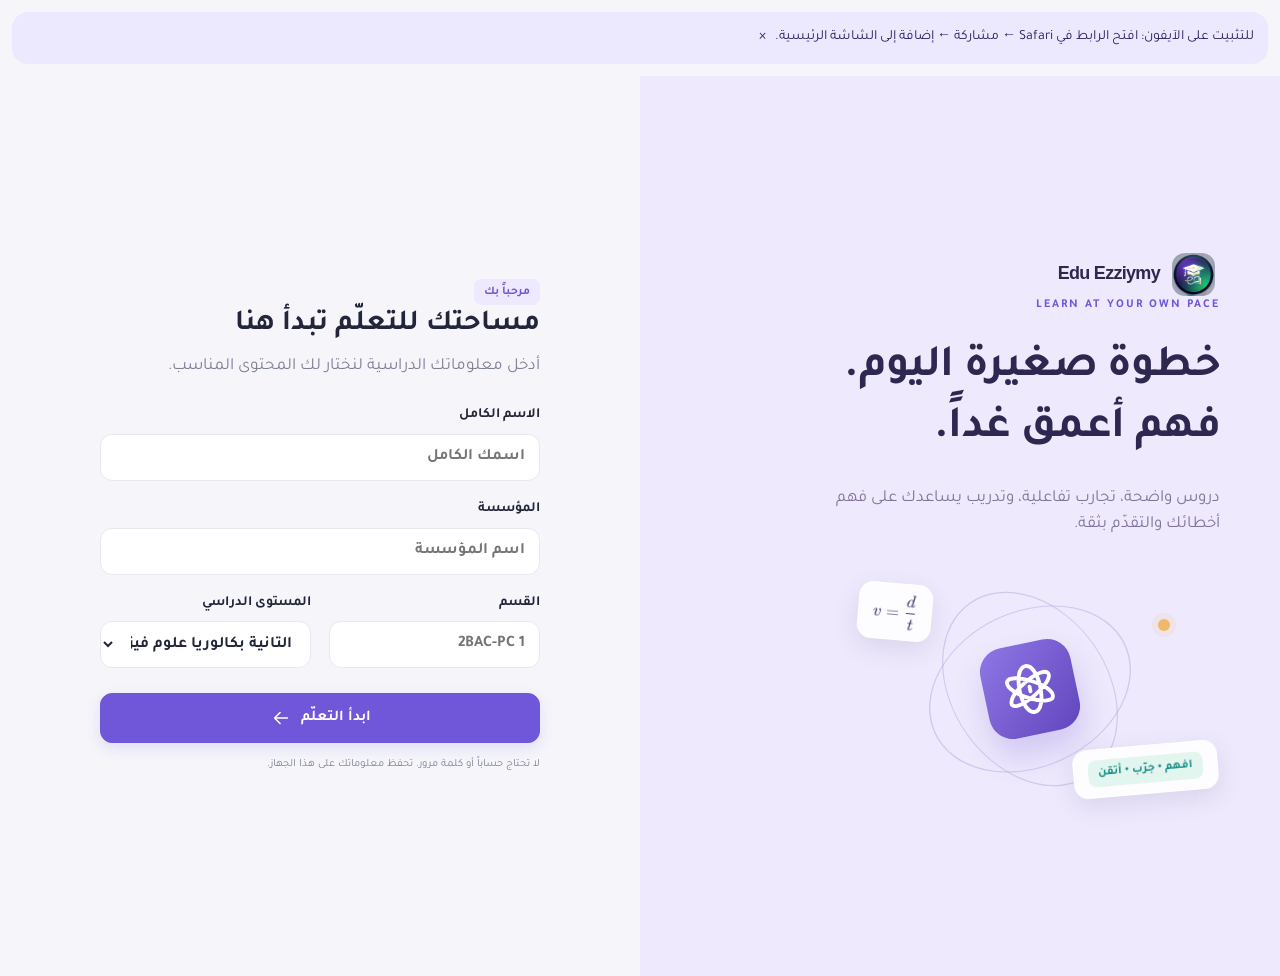
<file: index.html>
<!doctype html><html lang="ar" dir="rtl"><head><meta charset="utf-8"><meta name="viewport" content="width=device-width,initial-scale=1,viewport-fit=cover"><link rel="manifest" href="manifest.webmanifest"><link rel="apple-touch-icon" href="icons/apple-touch-icon.png"><meta name="theme-color" content="#5046c7"><meta name="apple-mobile-web-app-capable" content="yes"><script defer src="core.js"></script><script defer src="viewer.js"></script><script defer src="backend.js"></script><title>Edu Ezziymy</title><link rel="stylesheet" href="styles.css"><link rel="stylesheet" href="katex/katex.min.css"><script defer src="katex/katex.min.js"></script><script defer src="katex/auto-render.min.js"></script><link rel="stylesheet" href="mobile.css"><script defer src="app.js"></script></head><body><div id="app"><div class="boot"><div class="spinner"></div><h1>Edu Ezziymy</h1><p>جارٍ تجهيز مساحة التعلّم…</p></div></div><div id="toast" role="status" aria-live="polite"></div><div id="busy" hidden><div class="spinner"></div><strong id="busy-label"></strong><span>Edu Ezziymy</span></div><dialog id="modal"></dialog></body></html>
</file>
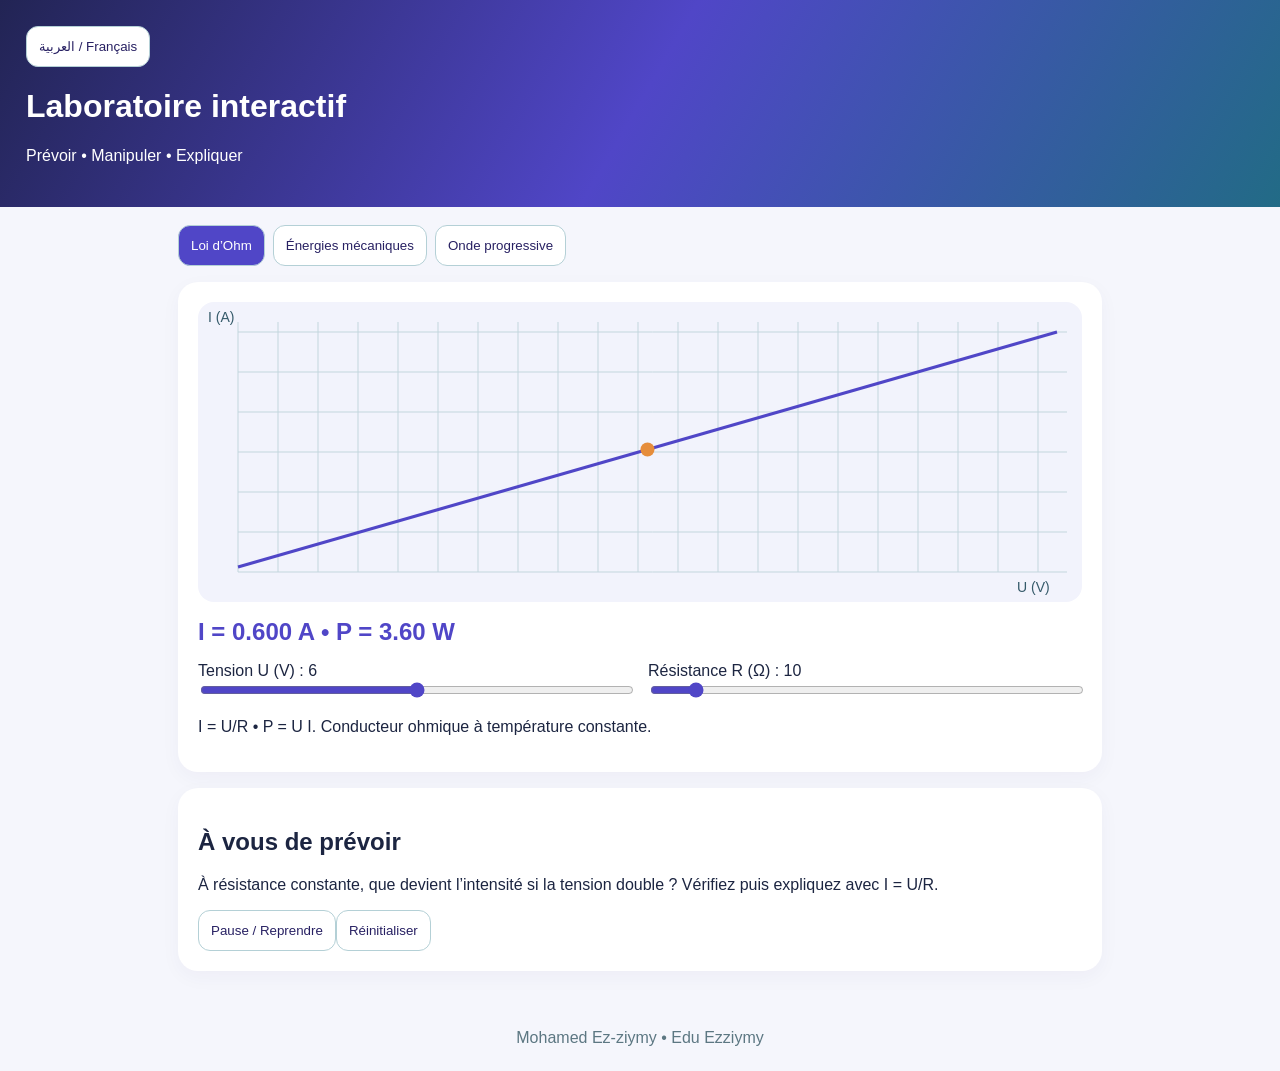
<file: content/simulations/science_lab.html>
<!doctype html><html lang="fr"><head><meta charset="utf-8"><meta name="viewport" content="width=device-width,initial-scale=1"><title>Science Lab • Edu Ezziymy</title><style>
*{box-sizing:border-box}body{margin:0;font:16px Arial;background:#f5f6fc;color:#1c2541}header{background:linear-gradient(120deg,#222454,#5046c7,#226b86);color:white;padding:26px}main{max-width:960px;margin:auto;padding:18px}button,select{padding:12px;border-radius:12px;border:1px solid #b4d0d6;background:white;color:#282163}button.active{background:#5046c7;color:white}.tabs{display:flex;gap:8px;flex-wrap:wrap}.panel{background:white;border-radius:20px;padding:20px;margin:16px 0;box-shadow:0 6px 20px #2821630a}canvas{display:block;width:100%;height:300px;background:#f2f3fc;border-radius:16px}.controls{display:grid;grid-template-columns:repeat(auto-fit,minmax(180px,1fr));gap:16px}label{display:block}input{width:100%;accent-color:#5046c7}.metric{font-size:24px;font-weight:bold;color:#5046c7;padding:16px 0}footer{padding:24px;text-align:center;color:#5c7782}</style></head><body><header><button id="language">العربية / Français</button><h1 id="title"></h1><p id="subtitle"></p></header><main><div class="tabs" id="tabs"></div><div class="panel"><canvas id="plot"></canvas><div class="metric" id="metric"></div><div class="controls" id="controls"></div><p id="formula"></p></div><div class="panel"><h2 id="observe"></h2><p id="task"></p><button id="pause"></button><button id="reset"></button></div></main><footer>Mohamed Ez-ziymy • Edu Ezziymy</footer><script>
const translations={fr:{title:'Laboratoire interactif',subtitle:'Prévoir • Manipuler • Expliquer',tabs:['Loi d’Ohm','Énergies mécaniques','Onde progressive'],observe:'À vous de prévoir',tasks:['À résistance constante, que devient l’intensité si la tension double ? Vérifiez puis expliquez avec I = U/R.','Doublez la vitesse. Par quel facteur l’énergie cinétique change-t-elle ? Comparez aussi une variation de hauteur.','Augmentez la fréquence en gardant la célérité fixe. Que devient la longueur d’onde ? Le milieu oscille sur place : il n’avance pas avec l’onde.'],pause:'Pause / Reprendre',reset:'Réinitialiser',labels:['Tension U (V)','Résistance R (Ω)','Masse m (kg)','Vitesse v (m/s)','Hauteur h (m)','Amplitude A (m)','Fréquence f (Hz)','Célérité c (m/s)']},ar:{title:'مختبر العلوم التفاعلي',subtitle:'توقع • جرّب • فسّر',tabs:['قانون أوم','الطاقات الميكانيكية','موجة متوالية'],observe:'توقع قبل التجربة',tasks:['مع ثبات المقاومة، ماذا يحدث لشدة التيار إذا ضاعفنا التوتر؟ تحقق ثم فسّر باستعمال I = U/R.','ضاعف السرعة. بكم تتضاعف الطاقة الحركية؟ قارن كذلك أثر تغيير الارتفاع.','ارفع التردد مع تثبيت سرعة الانتشار. ماذا يحدث لطول الموجة؟ لاحظ أن نقط الوسط تهتز في مكانها ولا تنتقل مع الموجة.'],pause:'إيقاف / متابعة',reset:'إعادة الضبط',labels:['التوتر U (V)','المقاومة R (Ω)','الكتلة m (kg)','السرعة v (m/s)','الارتفاع h (m)','السعة A (m)','التردد f (Hz)','سرعة الانتشار c (m/s)']}};
let lang=localStorage.getItem('lab-language')||'fr',mode=0,playing=true,time=0,last=0;
const defaults=[[6,10],[2,3,2],[.3,1,3]],limits=[[[0,12,.1],[1,100,1]],[[.1,10,.1],[0,10,.1],[0,10,.1]],[[.05,.8,.05],[.2,3,.1],[1,8,.1]]];let values=defaults.map(x=>x.slice());
const ids=['u','r','m','v','h','a','f','c'];const offsets=[0,2,5];const el=id=>document.getElementById(id);const ctx=el('plot').getContext('2d');
function renderUI(){const t=translations[lang];document.documentElement.lang=lang;document.documentElement.dir=lang==='ar'?'rtl':'ltr';el('title').textContent=t.title;el('subtitle').textContent=t.subtitle;el('observe').textContent=t.observe;el('task').textContent=t.tasks[mode];el('pause').textContent=t.pause;el('reset').textContent=t.reset;el('tabs').replaceChildren();t.tabs.forEach((name,i)=>{const b=document.createElement('button');b.textContent=name;b.className=mode===i?'active':'';b.onclick=()=>{mode=i;renderUI();draw()};el('tabs').append(b)});el('controls').replaceChildren();limits[mode].forEach((range,i)=>{const wrap=document.createElement('label'),name=document.createElement('span'),input=document.createElement('input');name.textContent=t.labels[offsets[mode]+i]+' : '+values[mode][i];input.type='range';[input.min,input.max,input.step]=range;input.value=values[mode][i];input.id=ids[offsets[mode]+i];input.oninput=()=>{values[mode][i]=Number(input.value);name.textContent=t.labels[offsets[mode]+i]+' : '+input.value;draw()};wrap.append(name,input);el('controls').append(wrap)})}
let plotSize=null;
function fit(){const c=el('plot');if(!plotSize){const rect=c.getBoundingClientRect(),dpr=Math.min(devicePixelRatio||1,2);plotSize=[rect.width,rect.height];const w=Math.round(rect.width*dpr),h=Math.round(rect.height*dpr);if(c.width!==w)c.width=w;if(c.height!==h)c.height=h;ctx.setTransform(dpr,0,0,dpr,0,0);}return plotSize}
function label(id,value){const node=el(id);if(node.textContent!==value)node.textContent=value}

function axes(w,h){ctx.clearRect(0,0,w,h);ctx.strokeStyle='#c3d6dd';ctx.lineWidth=1;for(let x=40;x<w-20;x+=40){ctx.beginPath();ctx.moveTo(x,20);ctx.lineTo(x,h-30);ctx.stroke()}for(let y=30;y<h-20;y+=40){ctx.beginPath();ctx.moveTo(40,y);ctx.lineTo(w-15,y);ctx.stroke()}ctx.fillStyle='#355a6a';ctx.font='14px Arial'}
function draw(){const [w,h]=fit();axes(w,h);const a=values[mode];if(mode===0){const [u,r]=a,i=u/r;label('metric','I = '+i.toFixed(3)+' A • P = '+(u*i).toFixed(2)+' W');label('formula','I = U/R • P = U I. '+(lang==='ar'?'نموذج مقاومة أومية عند درجة حرارة ثابتة.':'Conducteur ohmique à température constante.'));const maxI=12/r;ctx.strokeStyle='#5046c7';ctx.lineWidth=3;ctx.beginPath();ctx.moveTo(40,h-35);ctx.lineTo(w-25,30);ctx.stroke();const px=40+(w-65)*u/12,py=h-35-(h-65)*i/maxI;ctx.fillStyle='#e68d3b';ctx.beginPath();ctx.arc(px,py,7,0,Math.PI*2);ctx.fill();ctx.fillStyle='#355a6a';ctx.fillText('U (V)',w-65,h-10);ctx.fillText('I (A)',10,20)}else if(mode===1){const [m,v,z]=a,ec=.5*m*v*v,ep=m*9.81*z,em=ec+ep;label('metric','Ec = '+ec.toFixed(1)+' J • Epp = '+ep.toFixed(1)+' J • Em = '+em.toFixed(1)+' J');label('formula','Ec = ½ m v² • Epp = m g h • g = 9.81 N/kg. '+(lang==='ar'?'مرجع طاقة الوضع عند h = 0. القيم أمثلة مستقلة وليست حركة محفوظة الطاقة.':'Référence de l’énergie potentielle : h = 0. Les paramètres sont indépendants, pas une trajectoire à énergie conservée.'));const max=Math.max(em,1);[ec,ep,em].forEach((e,i)=>{const bw=(w-100)/4,x=55+i*(w-70)/3,bh=e/max*(h-85);ctx.fillStyle=['#5046c7','#e68d3b','#416d9a'][i];ctx.fillRect(x,h-45-bh,bw,bh);ctx.fillStyle='#355a6a';ctx.fillText(['Ec','Epp','Em'][i],x,h-20)})}else{const [amp,f,c]=a,lambda=c/f;label('metric','λ = '+lambda.toFixed(2)+' m • T = '+(1/f).toFixed(2)+' s');label('formula','y(x,t) = A sin(2π(ft − x/λ)) • λ = c/f. '+(lang==='ar'?'موجة جيبية مستمرة تنتشر نحو +x. نقط الوسط تهتز عرضياً.':'Onde sinusoïdale continue vers +x ; oscillation transversale du milieu.'));const world=10,mid=h/2;ctx.strokeStyle='#5046c7';ctx.lineWidth=3;ctx.beginPath();for(let px=40;px<w-15;px++){const x=(px-40)/(w-55)*world,y=mid-amp*Math.sin(2*Math.PI*(f*time-x/lambda))*100;if(px===40)ctx.moveTo(px,y);else ctx.lineTo(px,y)}ctx.stroke();for(let n=0;n<=20;n++){const x=n/2,px=40+x/world*(w-55),py=mid-amp*Math.sin(2*Math.PI*(f*time-x/lambda))*100;ctx.fillStyle=n===8?'#e68d3b':'#416d9a';ctx.beginPath();ctx.arc(px,py,n===8?7:3,0,Math.PI*2);ctx.fill()}ctx.fillStyle='#355a6a';ctx.fillText('x (m) →',w-80,h-15)}}
el('language').onclick=()=>{lang=lang==='fr'?'ar':'fr';localStorage.setItem('lab-language',lang);renderUI();draw()};el('pause').onclick=()=>{playing=!playing;last=0};el('reset').onclick=()=>{values=defaults.map(x=>x.slice());time=0;renderUI();draw()};let plotVisible=true,lastPaint=0;
window.addEventListener('resize',()=>{plotSize=null;draw()},{passive:true});
if(window.ResizeObserver)new ResizeObserver(()=>{plotSize=null;draw()}).observe(el('plot'));
if(window.IntersectionObserver)new IntersectionObserver(entries=>{plotVisible=entries[0].isIntersecting;last=0},{threshold:0}).observe(el('plot'));
document.addEventListener('visibilitychange',()=>{last=0});
function frame(now){
  const active=playing && mode===2 && plotVisible && !document.hidden;
  if(last && active)time+=Math.min((now-last)/1000,.05);
  last=now;
  if(active && now-lastPaint>=1000/30){lastPaint=now;draw()}
  requestAnimationFrame(frame);
}
renderUI();draw();requestAnimationFrame(frame);
</script></body></html>
</file>
<file: styles.css>
@font-face{font-family:Tajawal;src:url('fonts/Tajawal-Regular.ttf')}@font-face{font-family:Tajawal;src:url('fonts/Tajawal-Bold.ttf');font-weight:700}
:root{--bg:#f5f5fa;--paper:#fff;--ink:#23263b;--muted:#7d8096;--line:#e9e8f1;--primary:#7056d8;--soft:#eee9ff;--teal:#168e83;--tealsoft:#e3f5ef;--orange:#bb7b32;--orangesoft:#fbefdf;--shadow:0 8px 30px #29255305;--radius:22px}*{box-sizing:border-box}body{margin:0;color:var(--ink);background:var(--bg);font:17px/1.55 Tajawal,'Segoe UI',sans-serif}html[lang=fr] body{font-family:'Segoe UI',Tajawal,sans-serif;font-size:15px}body.dark{--bg:#101424;--paper:#191f33;--ink:#ebedf9;--muted:#a1abc5;--line:#2c3450;--primary:#b4a2ff;--soft:#2e284c;--teal:#74d6c8;--tealsoft:#173d3e;--orange:#efba72;--orangesoft:#3b3025;--shadow:none}button,input,select,textarea{font:inherit}button{cursor:pointer}button,a,input,select,textarea{outline:none}button:focus-visible,a:focus-visible,input:focus-visible,select:focus-visible,textarea:focus-visible{outline:3px solid #ac97ef;outline-offset:3px}button{border:0;background:none;color:inherit}button:disabled{opacity:.45;cursor:not-allowed}a{color:var(--primary)}h1,h2,h3,p{margin:0}h1{font-size:31px;letter-spacing:-.6px;line-height:1.35}h2{font-size:23px;line-height:1.4}h3{font-size:19px}svg{display:block}.icon{width:22px;height:22px;flex-shrink:0;stroke:currentColor;stroke-width:1.65;fill:none;stroke-linecap:round;stroke-linejoin:round}small,.muted{color:var(--muted)}.eyebrow{font-size:12px;letter-spacing:2px;font-weight:700;text-transform:uppercase;color:var(--primary)}.label{font-size:14px;color:var(--muted)}.row{display:flex;align-items:center;gap:12px}.between{justify-content:space-between}.wrap{flex-wrap:wrap}.stack{display:flex;flex-direction:column;gap:18px}.ltr{direction:ltr;unicode-bidi:isolate}.tag{display:inline-flex;align-items:center;gap:6px;border-radius:8px;background:var(--soft);color:var(--primary);padding:4px 10px;font-size:12px;font-weight:700}.tag.teal{background:var(--tealsoft);color:var(--teal)}.tag.amber{background:var(--orangesoft);color:var(--orange)}.pill{border:1px solid var(--line);border-radius:30px;padding:6px 12px;font-size:13px;background:var(--paper)}.btn{display:inline-flex;align-items:center;justify-content:center;gap:9px;padding:12px 19px;min-height:44px;border-radius:12px;border:1px solid var(--line);background:var(--paper);font-weight:700;font-size:15px;transition:transform .15s,background .15s}.btn:hover{background:var(--soft);border-color:#c6b7ed;transform:translateY(-1px)}.btn.primary{background:#7056d8;color:white;border-color:#7056d8;box-shadow:0 5px 14px #7056d826}.btn.primary:hover{background:#6144cb}.btn.small{padding:8px 13px;min-height:36px;font-size:13px}.btn.ghost{background:transparent;border-color:transparent;color:var(--primary)}.iconbtn{display:inline-flex;align-items:center;justify-content:center;width:42px;height:42px;border:1px solid var(--line);background:var(--paper);border-radius:12px}.card{background:var(--paper);border:1px solid var(--line);border-radius:var(--radius);padding:24px;box-shadow:var(--shadow)}.shell{display:grid;grid-template-columns:232px minmax(0,1fr);height:100vh}.sidebar{background:var(--paper);border-inline-end:1px solid var(--line);padding:28px 19px 20px;display:flex;flex-direction:column;gap:25px;overflow:auto}.brand{display:flex;align-items:center;gap:12px;padding:0 5px}.brand img{width:43px;height:43px;object-fit:contain;border-radius:13px}.brand strong{font-family:'Segoe UI',sans-serif;display:block;font-size:18px;letter-spacing:-.7px}.brand small{font-size:12px}.nav-title{padding:0 15px;color:var(--muted);font-size:11px;letter-spacing:1.5px}.nav{display:flex;flex-direction:column;gap:7px;margin-top:13px}.nav button{display:flex;align-items:center;gap:13px;text-align:start;padding:13px 16px;border-radius:12px;color:var(--muted);font-size:15px;font-weight:700}.nav button:hover{background:var(--bg);color:var(--ink)}.nav button.active{background:var(--soft);color:var(--primary)}.sidebar-help{margin-top:auto;border:1px solid var(--line);border-radius:17px;padding:17px;background:linear-gradient(140deg,var(--paper),var(--soft))}.sidebar-help p{font-size:13px;color:var(--muted);margin:6px 0 12px}.account{border-top:1px solid var(--line);padding-top:19px;display:flex;gap:10px;align-items:center}.avatar{width:40px;height:40px;border-radius:50%;background:var(--soft);color:var(--primary);display:grid;place-items:center;font-weight:700;flex-shrink:0}.account strong{font-size:14px}.account small{display:block;font-size:11px}.workspace{overflow-y:auto;min-width:0;scroll-behavior:auto}.topbar{position:sticky;top:0;z-index:5;background:var(--bg);padding:20px 34px 14px;display:flex;gap:15px;align-items:center;justify-content:space-between;border-bottom:1px solid var(--line)}.searchbox{display:flex;align-items:center;gap:10px;background:var(--paper);border:1px solid var(--line);border-radius:12px;padding:10px 14px;max-width:370px;flex:1;color:var(--muted)}.searchbox input{background:none;border:none;min-width:0;width:100%;font-size:14px;color:var(--ink)}.top-status{font-size:12px;color:var(--muted);display:flex;gap:7px;align-items:center}.dot{width:6px;height:6px;background:var(--teal);border-radius:50%}.main{max-width:1470px;margin:auto;padding:28px 34px 45px}.page-head{margin-bottom:23px}.page-head p{color:var(--muted);font-size:15px;margin-top:6px}.hero{overflow:hidden;position:relative;display:grid;grid-template-columns:1.25fr 1fr;align-items:center;min-height:252px;padding:32px 34px;background:linear-gradient(112deg,#e8e2ff 0%,#f0edff 50%,#e8f0f8 100%);border-radius:24px;border:1px solid #e4ddf5;color:#2e2850}.dark .hero{background:linear-gradient(112deg,#322750,#252540,#203a49);border-color:#3b3358;color:#eee8ff}.hero h1{font-size:37px;margin:10px 0}.hero p{color:#81739b;font-size:15px;max-width:420px;margin-bottom:23px}.dark .hero p{color:#bdb4d7}.hero-art{position:relative;height:220px;direction:ltr;display:grid;place-items:center}.orbit{width:156px;height:156px;border:1px solid #ac9bdc70;border-radius:50%;position:absolute;transform:rotate(-25deg) scaleX(1.35)}.orbit.b{transform:rotate(55deg) scaleX(1.35)}.nucleus{width:92px;height:92px;border-radius:24px;background:linear-gradient(135deg,#8f77e5,#6245be);display:grid;place-items:center;color:white;transform:rotate(-12deg);box-shadow:0 18px 30px #7056d83a}.nucleus svg{width:56px;height:56px}.float-card{position:absolute;background:#ffffffdd;color:#514479;border:1px solid #fff;border-radius:14px;padding:10px 14px;box-shadow:0 8px 23px #524b8620;font-size:14px;transform:rotate(5deg);backdrop-filter:blur(8px)}.float-card.one{top:4px;left:18px}.float-card.two{bottom:5px;right:2px;transform:rotate(-5deg)}.electron{width:12px;height:12px;border-radius:50%;background:#f0b868;position:absolute;top:40px;right:50px;box-shadow:0 0 0 6px #f0b86822}.stats{display:grid;grid-template-columns:repeat(3,1fr);gap:16px;margin:22px 0}.stat{display:flex;align-items:center;gap:16px;padding:20px 24px}.tile-icon{display:grid;place-items:center;width:48px;height:48px;flex-shrink:0;background:var(--soft);color:var(--primary);border-radius:14px}.tile-icon.teal{background:var(--tealsoft);color:var(--teal)}.tile-icon.amber{background:var(--orangesoft);color:var(--orange)}.stat strong{display:block;font:700 27px/1.2 'Segoe UI',sans-serif;margin-bottom:5px}.stat span{font-size:13px;color:var(--muted)}.section-heading{display:flex;justify-content:space-between;align-items:center;margin:26px 0 15px}.section-heading h2{font-size:21px}.quick-grid{display:grid;grid-template-columns:repeat(3,1fr);gap:16px}.quick{display:flex;align-items:flex-start;flex-direction:column;text-align:start;gap:14px;padding:21px;transition:border-color .2s,transform .2s}.quick:hover{border-color:#b5a2e7;transform:translateY(-3px)}.quick .tile-icon{width:43px;height:43px}.quick p{font-size:13px;color:var(--muted);font-weight:400}.quick h3{font-size:17px}.quick .arrow{align-self:flex-end;color:var(--primary)}.lower{display:grid;grid-template-columns:1.3fr 1fr;gap:20px}.mini-row{display:flex;align-items:center;gap:13px;padding:17px 0;border-bottom:1px solid var(--line)}.mini-row:last-child{border:0}.mini-row .grow{flex:1;min-width:0}.mini-row h3{font-size:15px}.mini-row p{font-size:12px;color:var(--muted);margin-top:4px}.score-mini{font:700 18px 'Segoe UI',sans-serif;color:var(--primary);white-space:nowrap;direction:ltr}.notice{display:flex;align-items:center;gap:18px;background:var(--tealsoft);border:1px solid #58bdaa40;border-radius:16px;padding:18px 22px;margin:20px 0}.notice h3{font-size:17px}.notice p{font-size:13px;color:var(--muted)}.notice .grow{flex:1}.filters{display:flex;gap:12px;flex-wrap:wrap;margin:20px 0}.filters select,.filters input{min-width:160px;flex:1}.control,select,textarea{background:var(--paper);color:var(--ink);border:1px solid var(--line);padding:12px 14px;border-radius:12px;width:100%;min-height:46px}input.control,select{height:47px}textarea{resize:vertical;min-height:110px}label.field{display:flex;flex-direction:column;gap:7px;font-size:14px;font-weight:700}label.field span{font-size:13px;color:var(--muted)}.field-grid{display:grid;grid-template-columns:1fr 1fr;gap:18px}.field-grid .full{grid-column:1/-1}.form-actions{display:flex;gap:12px;margin-top:25px}.resource-list{display:flex;flex-direction:column;gap:12px}.resource{display:flex;align-items:center;gap:18px;padding:20px 23px}.resource .file-icon{width:52px;height:58px;display:grid;place-items:center;border-radius:12px;background:var(--soft);color:var(--primary);font:700 12px 'Segoe UI',sans-serif;flex-shrink:0}.resource .grow{flex:1;min-width:0}.resource h3{font-size:17px;overflow-wrap:anywhere}.resource p{font-size:12px;color:var(--muted);margin-top:8px}.resource .actions{display:flex;gap:8px}.cards-grid{display:grid;grid-template-columns:repeat(2,minmax(0,1fr));gap:18px}.test-card{display:flex;flex-direction:column;gap:16px}.test-card h3{line-height:1.65;flex:1}.test-card .meta{display:flex;gap:20px;font-size:13px;color:var(--muted)}.test-card .meta span{display:flex;align-items:center;gap:6px}.test-card .meta svg{width:16px;height:16px}.empty{text-align:center;padding:65px 25px}.empty .tile-icon{margin:0 auto 18px}.empty p{max-width:420px;margin:12px auto 25px;color:var(--muted)}.chart-row{display:flex;gap:20px;align-items:center;margin:22px 0}.chart-label{width:145px;font-size:14px}.bar{height:8px;background:var(--bg);border-radius:30px;flex:1;overflow:hidden}.bar i{display:block;height:100%;background:#8b73e2;border-radius:30px}.onboard{display:grid;grid-template-columns:1fr 1fr;min-height:100vh}.welcome{background:#eee9fc;padding:60px;display:flex;flex-direction:column;justify-content:center;color:#2e2850}.welcome h1{font-size:45px;max-width:450px;margin:25px 0}.welcome p{max-width:420px;color:#81739b}.welcome .hero-art{margin-top:40px;max-width:380px}.register{display:flex;justify-content:center;align-items:center;padding:45px}.register .form{width:100%;max-width:440px}.register h2{font-size:29px;margin-bottom:8px}.register .intro{color:var(--muted);margin-bottom:25px}.quiz-layout{display:grid;grid-template-columns:minmax(0,1fr) 230px;gap:20px;align-items:start}.question-nav{position:sticky;top:100px;padding:20px}.question-grid{display:grid;grid-template-columns:repeat(5,1fr);gap:6px;margin:18px 0}.qnum{padding:7px 0;border:1px solid var(--line);border-radius:8px;font:13px 'Segoe UI',sans-serif}.qnum.answered{background:var(--tealsoft);color:var(--teal);border-color:transparent}.qnum.current{background:#7056d8;color:white;border-color:#7056d8}.question-card{padding:29px}.question-text{font-size:21px;line-height:1.9;white-space:pre-wrap;margin:21px 0 25px;overflow-wrap:anywhere}.question-image{display:block;max-height:380px;max-width:100%;margin:20px auto;border-radius:12px;object-fit:contain;background:#fff}.options{display:grid;gap:12px}.option{display:flex;align-items:center;gap:17px;border:1.5px solid var(--line);border-radius:15px;padding:18px;text-align:start;cursor:pointer}.option:hover{border-color:#b9a5e9}.option.selected{border-color:var(--primary);background:var(--soft)}.option input{accent-color:#7056d8;width:18px;height:18px;flex-shrink:0}.option .letter{width:31px;height:31px;border-radius:9px;display:grid;place-items:center;background:var(--bg);font:700 14px 'Segoe UI',sans-serif;flex-shrink:0}.option .option-text{min-width:0;flex:1;font-size:19px;white-space:pre-wrap;overflow-wrap:anywhere}.option.selected .letter{color:var(--primary);background:var(--paper)}.question-foot{margin-top:22px;display:flex;gap:10px;justify-content:space-between}.feedback{margin-top:19px;border-radius:13px;padding:19px;background:var(--tealsoft);border:1px solid #78c7ad50}.feedback.review{background:var(--orangesoft);border-color:#dfbe8555}.feedback p{margin-top:8px;white-space:pre-wrap}.hints{background:var(--soft);padding:18px;border-radius:14px;margin-top:15px;font-size:15px}.hints p{margin:7px 0;white-space:pre-wrap}details{margin-top:18px;border:1px solid var(--line);border-radius:13px;padding:16px}summary{cursor:pointer;font-weight:700}details .details-body{padding-top:18px}.plot{display:block;width:100%;height:320px;background:var(--bg);border:1px solid var(--line);border-radius:12px;touch-action:none}.plot text{font:12px 'Segoe UI',sans-serif;fill:var(--muted)}.plot .gridline{stroke:var(--line)}.plot .curve{fill:none;stroke:#259e98;stroke-width:2.5}.plot .point{fill:#cf8e40;stroke:white;stroke-width:2}.coords{display:flex;gap:10px;align-items:center;margin:10px 0;direction:ltr}.coords input{width:120px}.timer{font:700 21px 'Segoe UI',sans-serif;direction:ltr;color:var(--primary)}.result-hero{display:flex;gap:30px;align-items:center;margin-bottom:22px}.score-ring{--percent:0;--ring:#7056d8;width:150px;height:150px;flex-shrink:0;border-radius:50%;background:conic-gradient(var(--ring) calc(var(--percent)*1%),var(--soft) 0);padding:10px;display:grid;place-items:center}.score-ring>div{background:var(--paper);border-radius:50%;height:130px;width:130px;display:flex;flex-direction:column;align-items:center;justify-content:center}.score-ring strong{font:700 36px 'Segoe UI',sans-serif;color:var(--primary)}.score-ring small{font-size:13px}.answer-detail{background:var(--paper);margin:12px 0;padding:22px;border:1px solid var(--line);border-radius:16px}.answer-detail summary{display:flex;align-items:center;gap:12px}.answer-detail summary .grow{flex:1}.answer-detail .details-body p{white-space:pre-wrap;margin:12px 0}.answer-detail h4{color:var(--primary);margin:20px 0 7px}.katex{direction:ltr;unicode-bidi:isolate;font-size:1.12em}.katex-display{overflow-x:auto;overflow-y:hidden;padding:9px 0;max-width:100%}.katex-display>.katex{white-space:nowrap}.math{overflow-wrap:anywhere;min-width:0}.math .katex{max-width:100%}.mono{font-family:'Segoe UI',sans-serif}.boot{display:grid;place-items:center;gap:20px;min-height:100vh}.spinner{width:32px;height:32px;border:3px solid #d7cef3;border-top-color:#7056d8;border-radius:50%;animation:spin .75s linear infinite}@keyframes spin{to{transform:rotate(360deg)}}#busy[hidden]{display:none}#busy{position:fixed;inset:0;background:#16142655;backdrop-filter:blur(4px);z-index:50;display:flex;flex-direction:column;align-items:center;justify-content:center;gap:20px;color:white}#busy span{font-size:12px;letter-spacing:2px}#toast{position:fixed;bottom:24px;left:50%;transform:translateX(-50%);padding:14px 24px;background:#302744;color:white;border-radius:14px;box-shadow:0 8px 30px #0003;z-index:80;opacity:0;pointer-events:none;transition:opacity .2s;max-width:85vw}#toast.show{opacity:1}dialog{border:1px solid var(--line);border-radius:22px;background:var(--paper);color:var(--ink);padding:28px;width:560px;max-width:90vw;max-height:85vh;overflow:auto}dialog::backdrop{background:#10112566;backdrop-filter:blur(3px)}dialog h2{margin-bottom:16px}dialog p{color:var(--muted);margin-bottom:18px}.question-card .field{margin:15px 0}.save-note{font-size:11px;color:var(--muted);margin-top:13px}.mobile-label{display:none}@media(max-width:1100px){.shell{grid-template-columns:195px minmax(0,1fr)}.sidebar{padding:23px 12px}.main{padding:24px}.topbar{padding:16px 24px}.hero{padding:25px;grid-template-columns:1.25fr 1fr}.hero h1{font-size:29px}.hero-art{transform:scale(.85)}.stat{padding:18px;gap:10px}.stat strong{font-size:23px}.quick-grid{gap:10px}.quick{padding:17px}.quiz-layout{grid-template-columns:minmax(0,1fr) 170px}.question-nav{padding:12px}.question-grid{grid-template-columns:repeat(4,1fr)}.lower{grid-template-columns:1fr}.top-status{display:none}}@media(max-width:880px){.shell{grid-template-columns:78px minmax(0,1fr)}.brand strong,.brand small,.nav-title,.nav span,.sidebar-help,.account>div:last-child{display:none}.sidebar{align-items:center;padding:22px 9px}.brand{padding:0}.nav button{padding:14px}.account{margin-top:auto}.main{padding:22px}.hero{grid-template-columns:1fr}.hero-art{display:none}.cards-grid{grid-template-columns:1fr}.quiz-layout{grid-template-columns:1fr}.question-nav{position:static;grid-row:1}.question-grid{grid-template-columns:repeat(12,1fr);max-height:85px;overflow:auto;margin:10px 0}.question-nav h3,.question-nav .save-note{display:none}.quick-grid{grid-template-columns:1fr}.quick{flex-direction:row;align-items:center}.quick .arrow{margin-inline-start:auto;align-self:center}.stat{padding:15px}.stat .tile-icon{display:none}.onboard{grid-template-columns:1fr}.welcome{display:none}}@media(prefers-reduced-motion:reduce){*{animation:none!important;transition:none!important}}
</file>
<file: mobile.css>
html,body{overscroll-behavior-x:none;max-width:100%;}body{padding-top:env(safe-area-inset-top);padding-bottom:env(safe-area-inset-bottom)}button,a,input,select,textarea{-webkit-tap-highlight-color:transparent}button{touch-action:manipulation}input,select,textarea{font-size:16px!important}.katex{direction:ltr;unicode-bidi:isolate}.math{overflow-wrap:anywhere}.katex-display{overflow-x:auto;overflow-y:hidden;padding:8px 0}.resource h3,.test-card h3{overflow-wrap:anywhere}.viewer{position:fixed;inset:0;z-index:2000;background:#f5f6fc;color:#1c2541;display:flex;flex-direction:column;padding-top:env(safe-area-inset-top);padding-bottom:env(safe-area-inset-bottom)}.viewer header{display:flex;align-items:center;gap:12px;padding:12px;background:#fff;border-bottom:1px solid #ddd}.viewer header span{flex:1;overflow:hidden;text-overflow:ellipsis;white-space:nowrap}.viewer-body{flex:1;overflow:auto;padding:12px;min-height:0}.viewer iframe{width:100%;height:100%;border:0;background:white}.viewer img,.viewer video{max-width:100%;height:auto}.viewer video{width:100%}.viewer canvas{max-width:100%;height:auto;display:block;margin:0 auto 12px}.install-note{margin:12px;padding:14px;border-radius:16px;background:#ece9ff;color:#282163;font-size:14px}.report-paper{max-width:820px;margin:auto;padding:24px;background:white;color:#17203b}.report-paper table{border-collapse:collapse;width:100%}.report-paper td,.report-paper th{padding:10px;border-bottom:1px solid #ddd;text-align:start}.report-paper article{break-inside:avoid;border-bottom:1px solid #ddd;padding:16px 0}.report-paper h1{font-size:26px}
@media(max-width:720px){.shell{display:block!important}.sidebar{position:static!important;width:100%!important;height:auto!important;padding:12px!important;display:block!important}.sidebar .brand{margin-bottom:12px}.sidebar .sidebar-help,.sidebar .account,.nav-title{display:none!important}.nav{display:grid!important;grid-template-columns:repeat(4,minmax(0,1fr));gap:4px!important}.nav button{min-width:0!important;flex-direction:column!important;padding:9px 2px!important;font-size:11px!important;gap:5px!important;white-space:normal}.nav .icon{width:20px;height:20px}.workspace{margin:0!important;min-width:0}.topbar{position:static!important;flex-wrap:wrap;padding:12px!important;gap:10px!important}.topbar .searchbox{width:100%;flex:1 1 100%}.top-status{display:none!important}.main{padding:16px!important}.cards-grid,.lower,.stats,.field-grid{grid-template-columns:1fr!important}.hero{display:block!important;padding:22px!important}.hero-art{display:none!important}.page-head h1,.hero h1{font-size:27px!important}.onboard{display:block!important}.welcome{padding:24px!important;min-height:0!important}.welcome h1{font-size:30px!important}.register{padding:20px!important}.resource{flex-wrap:wrap}.resource .grow{min-width:160px}.filters{flex-wrap:wrap}.filters>*{min-width:0;width:100%}.quiz-layout{display:block!important}.quiz-sidebar{position:static!important}.question-card{padding:16px!important}.result-hero{flex-direction:column!important;align-items:stretch!important}.quiz-top{flex-wrap:wrap}.choice{white-space:normal!important;min-height:64px}.card{min-width:0}.chart-label{width:110px!important}.chart-row{gap:8px!important}.row{flex-wrap:wrap}.onboard .form{max-width:100%}.viewer-body{padding:4px}}
@media print{body>*{display:none!important}body>.viewer{display:block!important;position:static!important;padding:0}.viewer header{display:none}.viewer-body{overflow:visible;padding:0}.report-paper{padding:0;max-width:none}.report-paper article{break-inside:avoid}}

@media(max-width:720px){.shell{height:auto;min-height:100dvh}.workspace{overflow:visible}.nav span,.brand strong,.brand small{display:block}.nav button{min-height:60px}.question-grid{grid-template-columns:repeat(6,minmax(0,1fr))}.question-foot{flex-wrap:wrap;gap:8px}.coords{flex-wrap:wrap}.option-text{min-width:0;overflow-wrap:anywhere}.option{align-items:flex-start}.welcome{display:block}.stats-grid{grid-template-columns:1fr!important}.btn{white-space:normal}}
</file>
